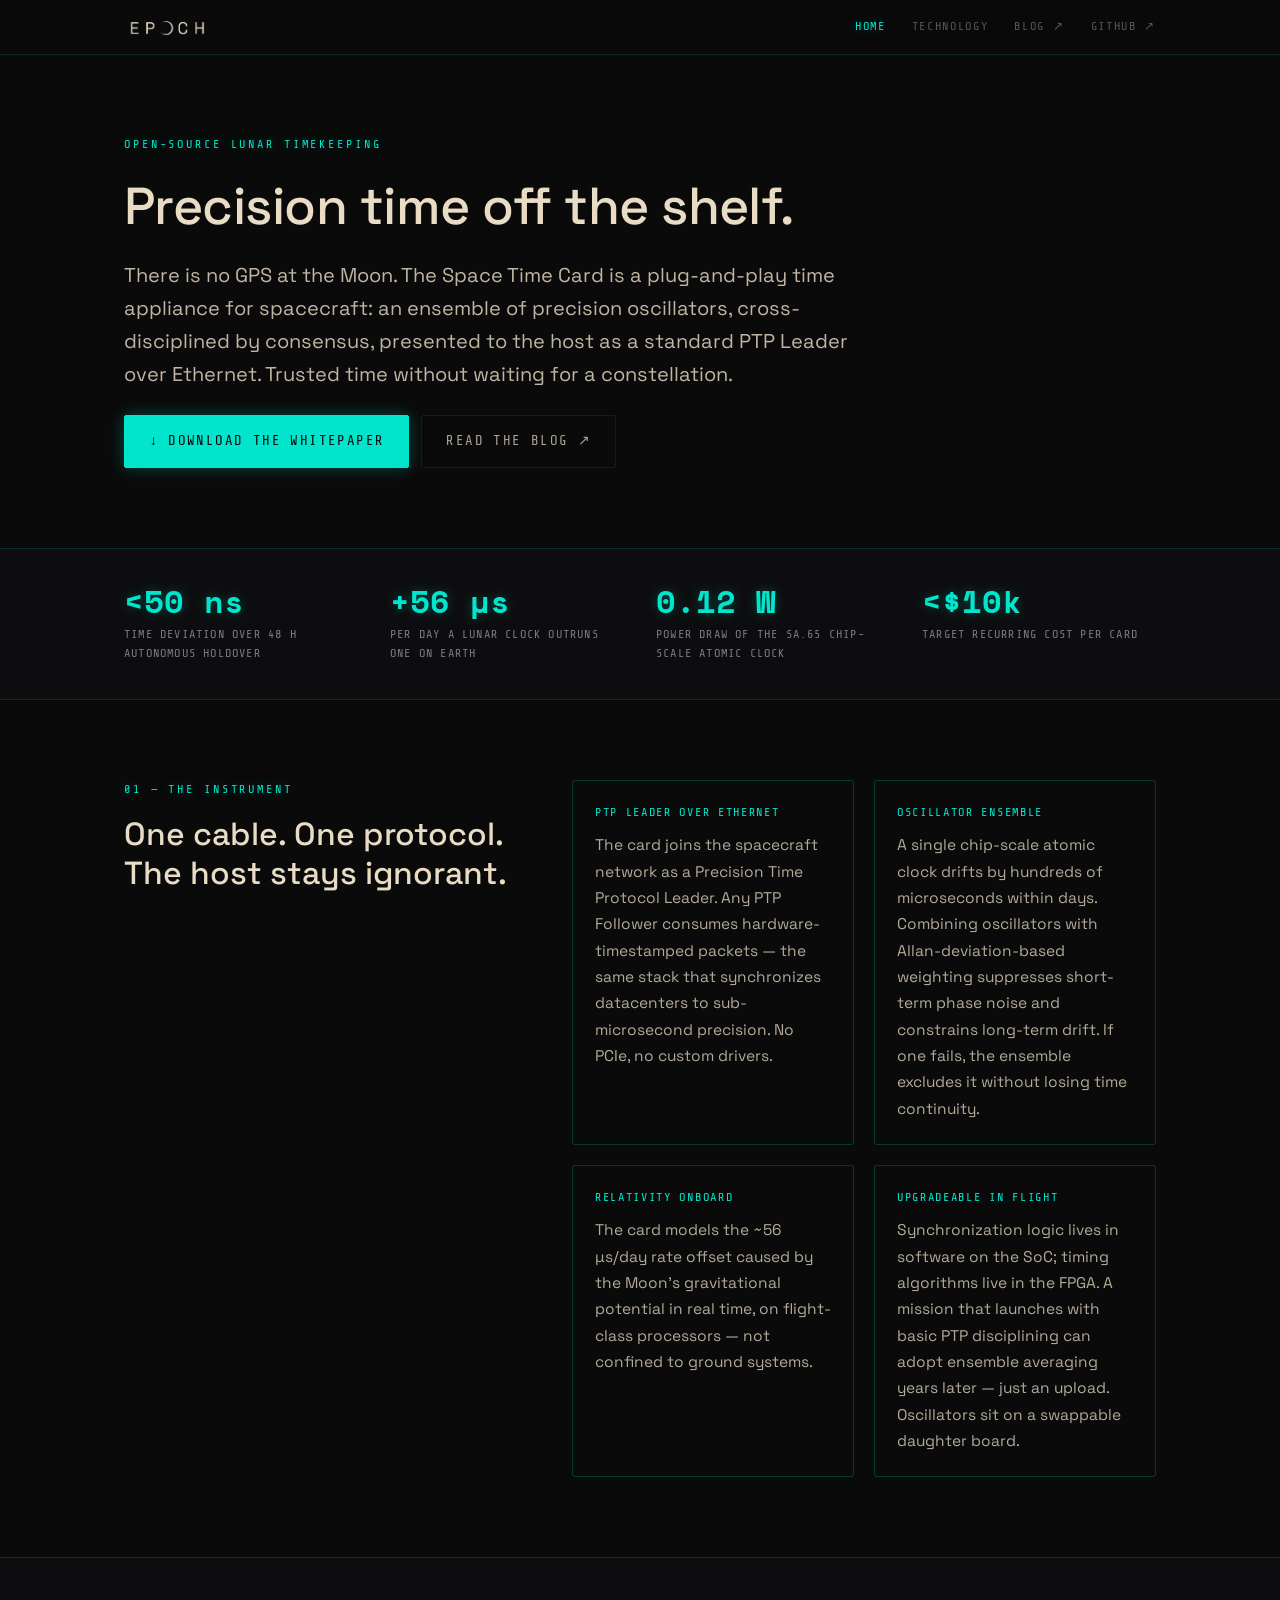
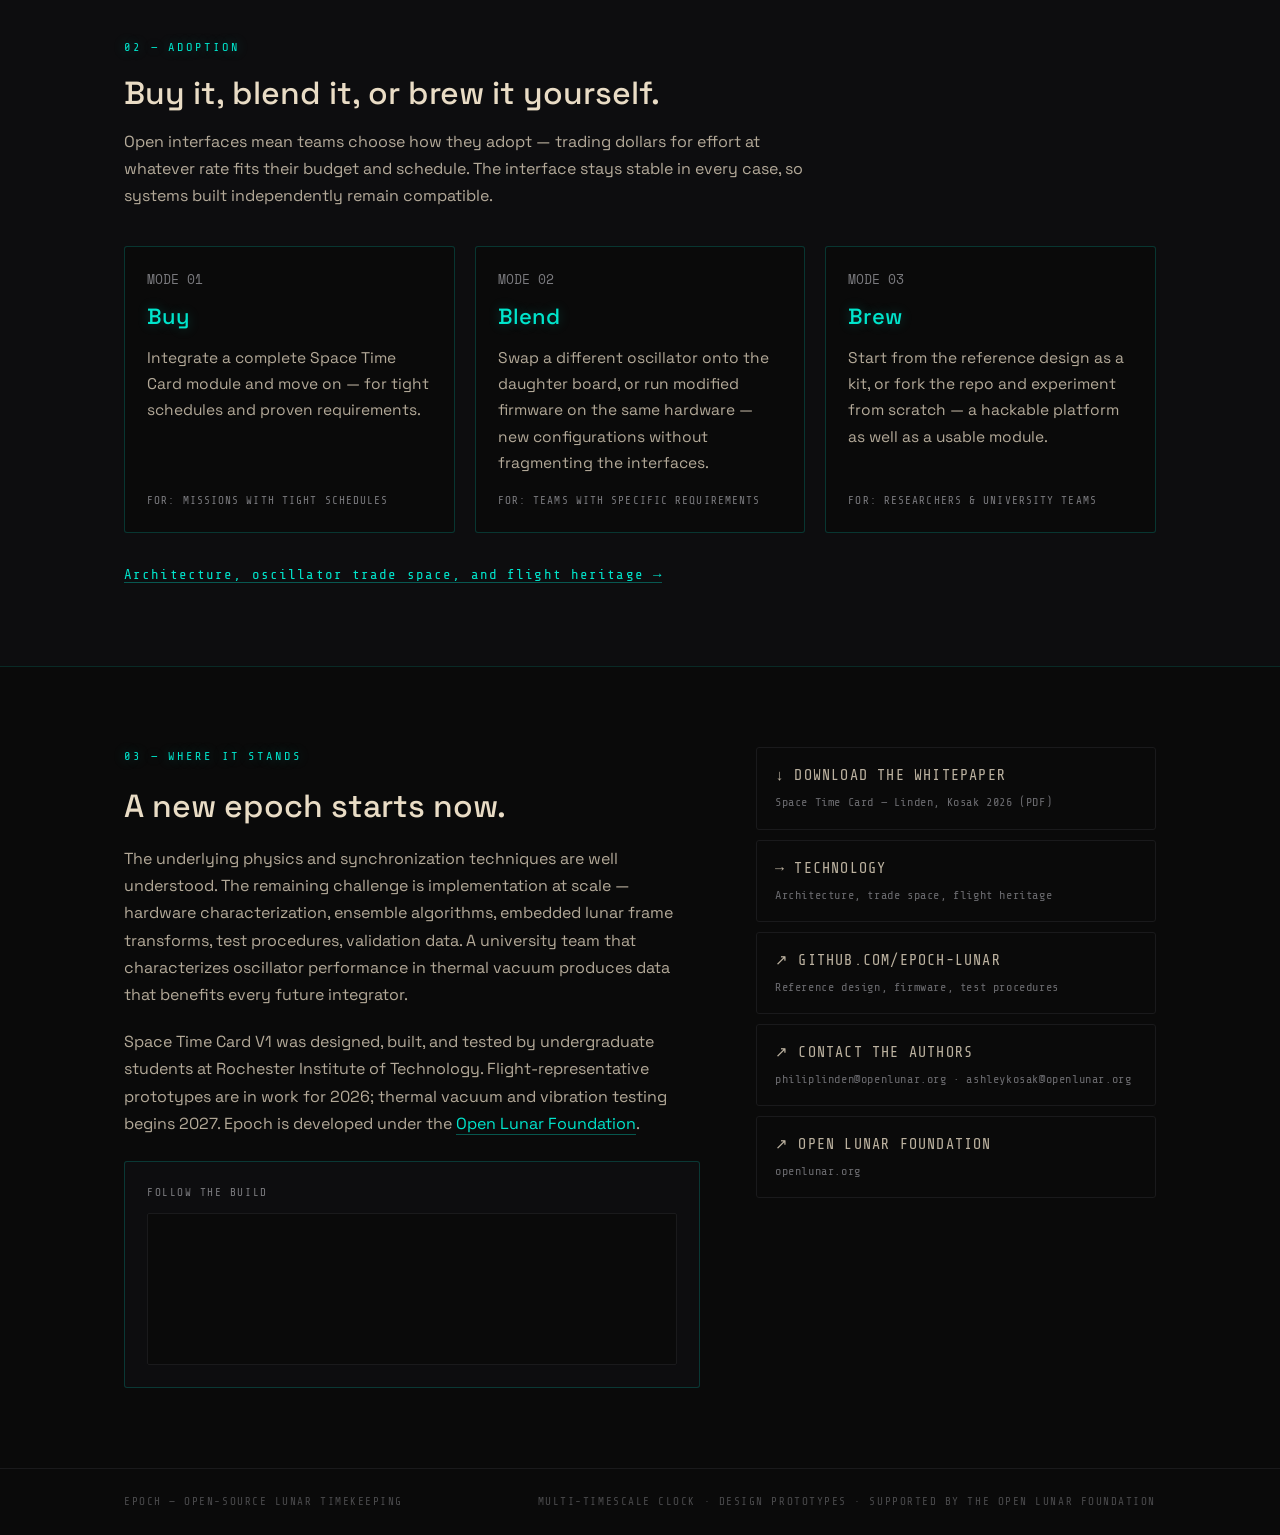
<file: frontend/index.html>
<!doctype html>
<html lang="en">
    <head>
        <meta charset="UTF-8" />
        <meta name="viewport" content="width=device-width, initial-scale=1.0" />
        <title>EPOCH — Open-Source Lunar Timekeeping</title>
        <meta
            name="description"
            content="Precision timing infrastructure for lunar and cislunar missions. The Space Time Card is a plug-and-play time appliance for spacecraft — open hardware, open firmware."
        />
        <meta property="og:title" content="EPOCH — Open-Source Lunar Timekeeping" />
        <meta
            property="og:description"
            content="Precision timing infrastructure for lunar and cislunar missions. Open hardware, open firmware."
        />
        <meta property="og:type" content="website" />
        <meta property="og:url" content="https://epochlunar.com/" />
        <meta property="og:image" content="https://epochlunar.com/social-card.png" />
        <meta name="twitter:card" content="summary_large_image" />
        <link rel="canonical" href="https://epochlunar.com/" />
        <link rel="icon" type="image/svg+xml" href="logo-o.svg" />
        <link rel="icon" type="image/png" href="mark.png" />

        <link rel="preconnect" href="https://fonts.googleapis.com" />
        <link rel="preconnect" href="https://fonts.gstatic.com" crossorigin />
        <link
            href="https://fonts.googleapis.com/css2?family=Share+Tech+Mono&family=Space+Grotesk:wght@300;400;500;600;700&family=Space+Mono:wght@400;700&display=swap"
            rel="stylesheet"
        />
        <link rel="stylesheet" href="ds.css" />
    </head>
    <body class="epoch">
        <!-- ============ HEADER ============ -->
        <header class="site-header">
            <div class="wrap">
                <a class="site-logo" href="#top">
                    <img src="epoch_logo.png" alt="EPOCH" width="377" height="113" />
                </a>
                <nav class="site-nav">
                    <a href="index.html" class="is-current">Home</a>
                    <a href="technology.html">Technology</a>
                    <a href="https://epochlunar.substack.com" target="_blank" rel="noopener">Blog ↗</a>
                    <a href="https://github.com/epoch-lunar" target="_blank" rel="noopener">GitHub ↗</a>
                </nav>
            </div>
        </header>

        <main id="top">
            <!-- ============ HERO ============ -->
            <section class="section">
                <div class="wrap">
                    <div class="hero-copy">
                        <div class="eyebrow">Open-source lunar timekeeping</div>
                        <h1 class="h1">Precision time off the shelf.</h1>
                        <p class="lede">
                            There is no GPS at the Moon. The Space Time Card is a plug-and-play
                            time appliance for spacecraft: an ensemble of precision oscillators,
                            cross-disciplined by consensus, presented to the host as a standard
                            PTP Leader over Ethernet. Trusted time without waiting for a
                            constellation.
                        </p>
                        <div class="btn-row">
                            <a class="btn btn-primary" href="space-time-card-whitepaper.pdf" download>
                                ↓ Download the whitepaper
                            </a>
                            <a class="btn" href="https://epochlunar.substack.com" target="_blank" rel="noopener">
                                Read the blog ↗
                            </a>
                        </div>
                    </div>
                </div>
            </section>

            <!-- ============ SPEC STRIP ============ -->
            <section class="section-rule section-fill" style="border-bottom: 1px solid var(--vfd-hairline);">
                <div class="wrap spec-strip">
                    <div class="spec">
                        <span class="spec-val">&lt;50 ns</span>
                        <span class="spec-label">Time deviation over 48 h autonomous holdover</span>
                    </div>
                    <div class="spec">
                        <span class="spec-val">+56 µs</span>
                        <span class="spec-label">Per day a lunar clock outruns one on Earth</span>
                    </div>
                    <div class="spec">
                        <span class="spec-val">0.12 W</span>
                        <span class="spec-label">Power draw of the SA.65 chip-scale atomic clock</span>
                    </div>
                    <div class="spec">
                        <span class="spec-val">&lt;$10k</span>
                        <span class="spec-label">Target recurring cost per card</span>
                    </div>
                </div>
            </section>

            <!-- ============ HOW IT WORKS ============ -->
            <section class="section">
                <div class="wrap split">
                    <div style="display: flex; flex-direction: column; gap: 16px;">
                        <div class="eyebrow">01 — The instrument</div>
                        <h2 class="h2">One cable. One protocol. The host stays ignorant.</h2>
                    </div>
                    <div class="card-grid card-grid-2">
                        <div class="card">
                            <span class="card-tag">PTP Leader over Ethernet</span>
                            <p>
                                The card joins the spacecraft network as a Precision Time Protocol
                                Leader. Any PTP Follower consumes hardware-timestamped packets —
                                the same stack that synchronizes datacenters to sub-microsecond
                                precision. No PCIe, no custom drivers.
                            </p>
                        </div>
                        <div class="card">
                            <span class="card-tag">Oscillator ensemble</span>
                            <p>
                                A single chip-scale atomic clock drifts by hundreds of microseconds
                                within days. Combining oscillators with Allan-deviation-based
                                weighting suppresses short-term phase noise and constrains
                                long-term drift. If one fails, the ensemble excludes it without
                                losing time continuity.
                            </p>
                        </div>
                        <div class="card">
                            <span class="card-tag">Relativity onboard</span>
                            <p>
                                The card models the ~56 µs/day rate offset caused by the Moon's
                                gravitational potential in real time, on flight-class processors —
                                not confined to ground systems.
                            </p>
                        </div>
                        <div class="card">
                            <span class="card-tag">Upgradeable in flight</span>
                            <p>
                                Synchronization logic lives in software on the SoC; timing
                                algorithms live in the FPGA. A mission that launches with basic PTP
                                disciplining can adopt ensemble averaging years later — just an
                                upload. Oscillators sit on a swappable daughter board.
                            </p>
                        </div>
                    </div>
                </div>
            </section>

            <!-- ============ ADOPT ============ -->
            <section class="section section-rule section-fill">
                <div class="wrap">
                    <div style="display: flex; flex-direction: column; gap: 16px; max-width: 860px;">
                        <div class="eyebrow">02 — Adoption</div>
                        <h2 class="h2">Buy it, blend it, or brew it yourself.</h2>
                        <p class="body">
                            Open interfaces mean teams choose how they adopt — trading dollars for
                            effort at whatever rate fits their budget and schedule. The interface
                            stays stable in every case, so systems built independently remain
                            compatible.
                        </p>
                    </div>
                    <div class="card-grid card-grid-3" style="margin-top: 36px;">
                        <div class="card">
                            <span class="card-num">MODE 01</span>
                            <h3 class="card-title-accent">Buy</h3>
                            <p>Integrate a complete Space Time Card module and move on — for tight schedules and proven requirements.</p>
                            <span class="card-foot">For: missions with tight schedules</span>
                        </div>
                        <div class="card">
                            <span class="card-num">MODE 02</span>
                            <h3 class="card-title-accent">Blend</h3>
                            <p>Swap a different oscillator onto the daughter board, or run modified firmware on the same hardware — new configurations without fragmenting the interfaces.</p>
                            <span class="card-foot">For: teams with specific requirements</span>
                        </div>
                        <div class="card">
                            <span class="card-num">MODE 03</span>
                            <h3 class="card-title-accent">Brew</h3>
                            <p>Start from the reference design as a kit, or fork the repo and experiment from scratch — a hackable platform as well as a usable module.</p>
                            <span class="card-foot">For: researchers &amp; university teams</span>
                        </div>
                    </div>
                    <div style="margin-top: 28px;">
                        <a class="inline" href="technology.html" style="font-family: var(--font-ui); font-size: 14px; letter-spacing: 0.08em;">
                            Architecture, oscillator trade space, and flight heritage →
                        </a>
                    </div>
                </div>
            </section>

            <!-- ============ CONTRIBUTE / SUBSCRIBE ============ -->
            <section class="section section-rule">
                <div class="wrap" style="display: grid; grid-template-columns: 1fr 400px; gap: 56px; align-items: start;" id="contribute-grid">
                    <div style="display: flex; flex-direction: column; gap: 20px;">
                        <div class="eyebrow">03 — Where it stands</div>
                        <h2 class="h2">A new epoch starts now.</h2>
                        <p class="body">
                            The underlying physics and synchronization techniques are well
                            understood. The remaining challenge is implementation at scale —
                            hardware characterization, ensemble algorithms, embedded lunar frame
                            transforms, test procedures, validation data. A university team that
                            characterizes oscillator performance in thermal vacuum produces data
                            that benefits every future integrator.
                        </p>
                        <p class="body">
                            Space Time Card V1 was designed, built, and tested by undergraduate
                            students at Rochester Institute of Technology. Flight-representative
                            prototypes are in work for 2026; thermal vacuum and vibration testing
                            begins 2027. Epoch is developed under the
                            <a class="inline" href="https://openlunar.org" target="_blank" rel="noopener">Open Lunar Foundation</a>.
                        </p>

                        <div class="subscribe" style="margin-top: 4px;">
                            <span class="instrument-label">Follow the build</span>
                            <div class="subscribe-embed">
                                <iframe
                                    src="https://epochlunar.substack.com/embed"
                                    height="150"
                                    scrolling="no"
                                    title="Subscribe to the EPOCH newsletter"
                                    loading="lazy"
                                ></iframe>
                            </div>
                        </div>
                    </div>

                    <div class="linkcards">
                        <a class="linkcard" href="space-time-card-whitepaper.pdf" download style="--accent-color: var(--vfd);">
                            <span class="linkcard-action">↓ Download the whitepaper</span>
                            <span class="linkcard-sub">Space Time Card — Linden, Kosak 2026 (PDF)</span>
                        </a>
                        <a class="linkcard" href="technology.html" style="--accent-color: var(--vfd);">
                            <span class="linkcard-action">→ Technology</span>
                            <span class="linkcard-sub">Architecture, trade space, flight heritage</span>
                        </a>
                        <a class="linkcard" href="https://github.com/epoch-lunar" target="_blank" rel="noopener" style="--accent-color: var(--tai-green);">
                            <span class="linkcard-action">↗ github.com/epoch-lunar</span>
                            <span class="linkcard-sub">Reference design, firmware, test procedures</span>
                        </a>
                        <a class="linkcard" href="mailto:philiplinden@openlunar.org" style="--accent-color: var(--tcb-magenta);">
                            <span class="linkcard-action">↗ Contact the authors</span>
                            <span class="linkcard-sub">philiplinden@openlunar.org · ashleykosak@openlunar.org</span>
                        </a>
                        <a class="linkcard" href="https://openlunar.org" target="_blank" rel="noopener" style="--accent-color: var(--amber);">
                            <span class="linkcard-action">↗ Open Lunar Foundation</span>
                            <span class="linkcard-sub">openlunar.org</span>
                        </a>
                    </div>
                </div>
            </section>
        </main>

        <!-- ============ FOOTER ============ -->
        <footer class="site-footer">
            <div class="wrap">
                <span>EPOCH — Open-source lunar timekeeping</span>
                <span>
                    <a href="prototypes/multi-timescale-clock.html">Multi-timescale clock</a> ·
                    <a href="prototypes/">Design prototypes</a> ·
                    Supported by the
                    <a href="https://openlunar.org" target="_blank" rel="noopener">Open Lunar Foundation</a>
                </span>
            </div>
        </footer>

        <style>
            .hero-copy {
                display: flex;
                flex-direction: column;
                gap: 24px;
                /* No max-width here. `ch` resolves against this div's 16px
                   font-size, so 62ch was ~500px — it strangled the 52px h1
                   into three lines. The .lede sets its own 56ch measure. */
            }
            @media (max-width: 900px) {
                #contribute-grid {
                    grid-template-columns: 1fr !important;
                    gap: 36px !important;
                }
            }
        </style>
    </body>
</html>
</file>
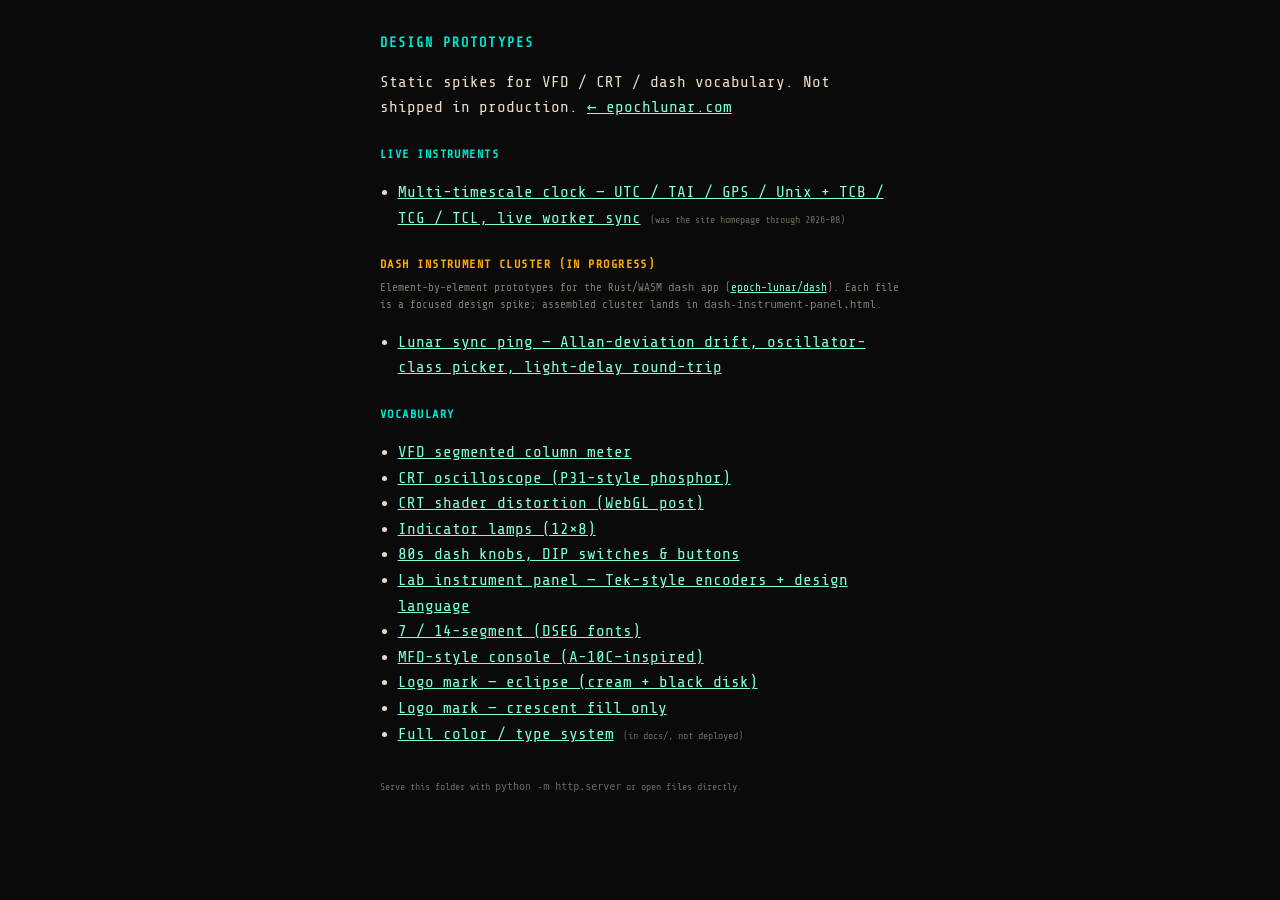
<file: frontend/prototypes/index.html>
<!DOCTYPE html>
<html lang="en">
<head>
  <meta charset="UTF-8" />
  <meta name="viewport" content="width=device-width, initial-scale=1.0" />
  <title>EPOCH — design prototypes</title>
  <link href="https://fonts.googleapis.com/css2?family=Share+Tech+Mono&display=swap" rel="stylesheet" />
  <style>
    body {
      font-family: "Share Tech Mono", monospace;
      background: #0a0a0a;
      color: #e9dcc5;
      max-width: 520px;
      margin: 2rem auto;
      padding: 0 1rem;
      line-height: 1.6;
    }
    h1 { font-size: 0.85rem; letter-spacing: 0.15em; text-transform: uppercase; color: #00e5cc; }
    ul { padding-left: 1.1rem; }
    a { color: #7dffda; }
    a:hover { color: #b8fff0; }
    p.note { font-size: 10px; color: rgba(233, 220, 196, 0.45); margin-top: 2rem; }
  </style>
</head>
<body>
  <h1>Design prototypes</h1>
  <p>Static spikes for VFD / CRT / dash vocabulary. Not shipped in production.
  <a href="../index.html">← epochlunar.com</a></p>

  <h2 style="font-size:0.75rem;letter-spacing:0.12em;text-transform:uppercase;color:#00e5cc;margin:1.5rem 0 0.25rem;">Live instruments</h2>
  <ul>
    <li><a href="./multi-timescale-clock.html">Multi-timescale clock — UTC / TAI / GPS / Unix + TCB / TCG / TCL, live worker sync</a>
      <span style="font-size:10px;color:rgba(233,220,196,0.45);">(was the site homepage through 2026-08)</span></li>
  </ul>

  <h2 style="font-size:0.75rem;letter-spacing:0.12em;text-transform:uppercase;color:#ffaa00;margin:1.5rem 0 0.25rem;">DASH instrument cluster (in progress)</h2>
  <p style="font-size:11px;color:rgba(233,220,196,0.55);margin:0 0 0.5rem;">
    Element-by-element prototypes for the Rust/WASM <code>dash</code> app
    (<a href="https://github.com/epoch-lunar" style="color:#7dffda;">epoch-lunar/dash</a>).
    Each file is a focused design spike; assembled cluster lands in <code>dash-instrument-panel.html</code>.
  </p>
  <ul>
    <li><a href="./dash-lunar-sync.html">Lunar sync ping — Allan-deviation drift, oscillator-class picker, light-delay round-trip</a></li>
  </ul>

  <h2 style="font-size:0.75rem;letter-spacing:0.12em;text-transform:uppercase;color:#00e5cc;margin:1.5rem 0 0.25rem;">Vocabulary</h2>
  <ul>
    <li><a href="./vfd-column-meter.html">VFD segmented column meter</a></li>
    <li><a href="./crt-oscilloscope.html">CRT oscilloscope (P31-style phosphor)</a></li>
    <li><a href="./crt-shader-distort.html">CRT shader distortion (WebGL post)</a></li>
    <li><a href="./indicator-lights.html">Indicator lamps (12×8)</a></li>
    <li><a href="./dashboard-knobs-buttons.html">80s dash knobs, DIP switches & buttons</a></li>
    <li><a href="./tektronix-encoder-knobs.html">Lab instrument panel — Tek-style encoders + design language</a></li>
    <li><a href="./segments-odometer.html">7 / 14-segment (DSEG fonts)</a></li>
    <li><a href="./mfd-a10c-demo.html">MFD-style console (A-10C–inspired)</a></li>
    <li><a href="./logo-mark1.svg">Logo mark — eclipse (cream + black disk)</a></li>
    <li><a href="./logo-mark1-crescent.svg">Logo mark — crescent fill only</a></li>
    <li><a href="https://github.com/epoch-lunar/epochlunar.com/blob/main/docs/color-palette.html">Full color / type system</a> <span style="font-size:10px;color:rgba(233,220,196,0.45);">(in docs/, not deployed)</span></li>
  </ul>
  <p class="note">Serve this folder with <code>python -m http.server</code> or open files directly.</p>
</body>
</html>
</file>
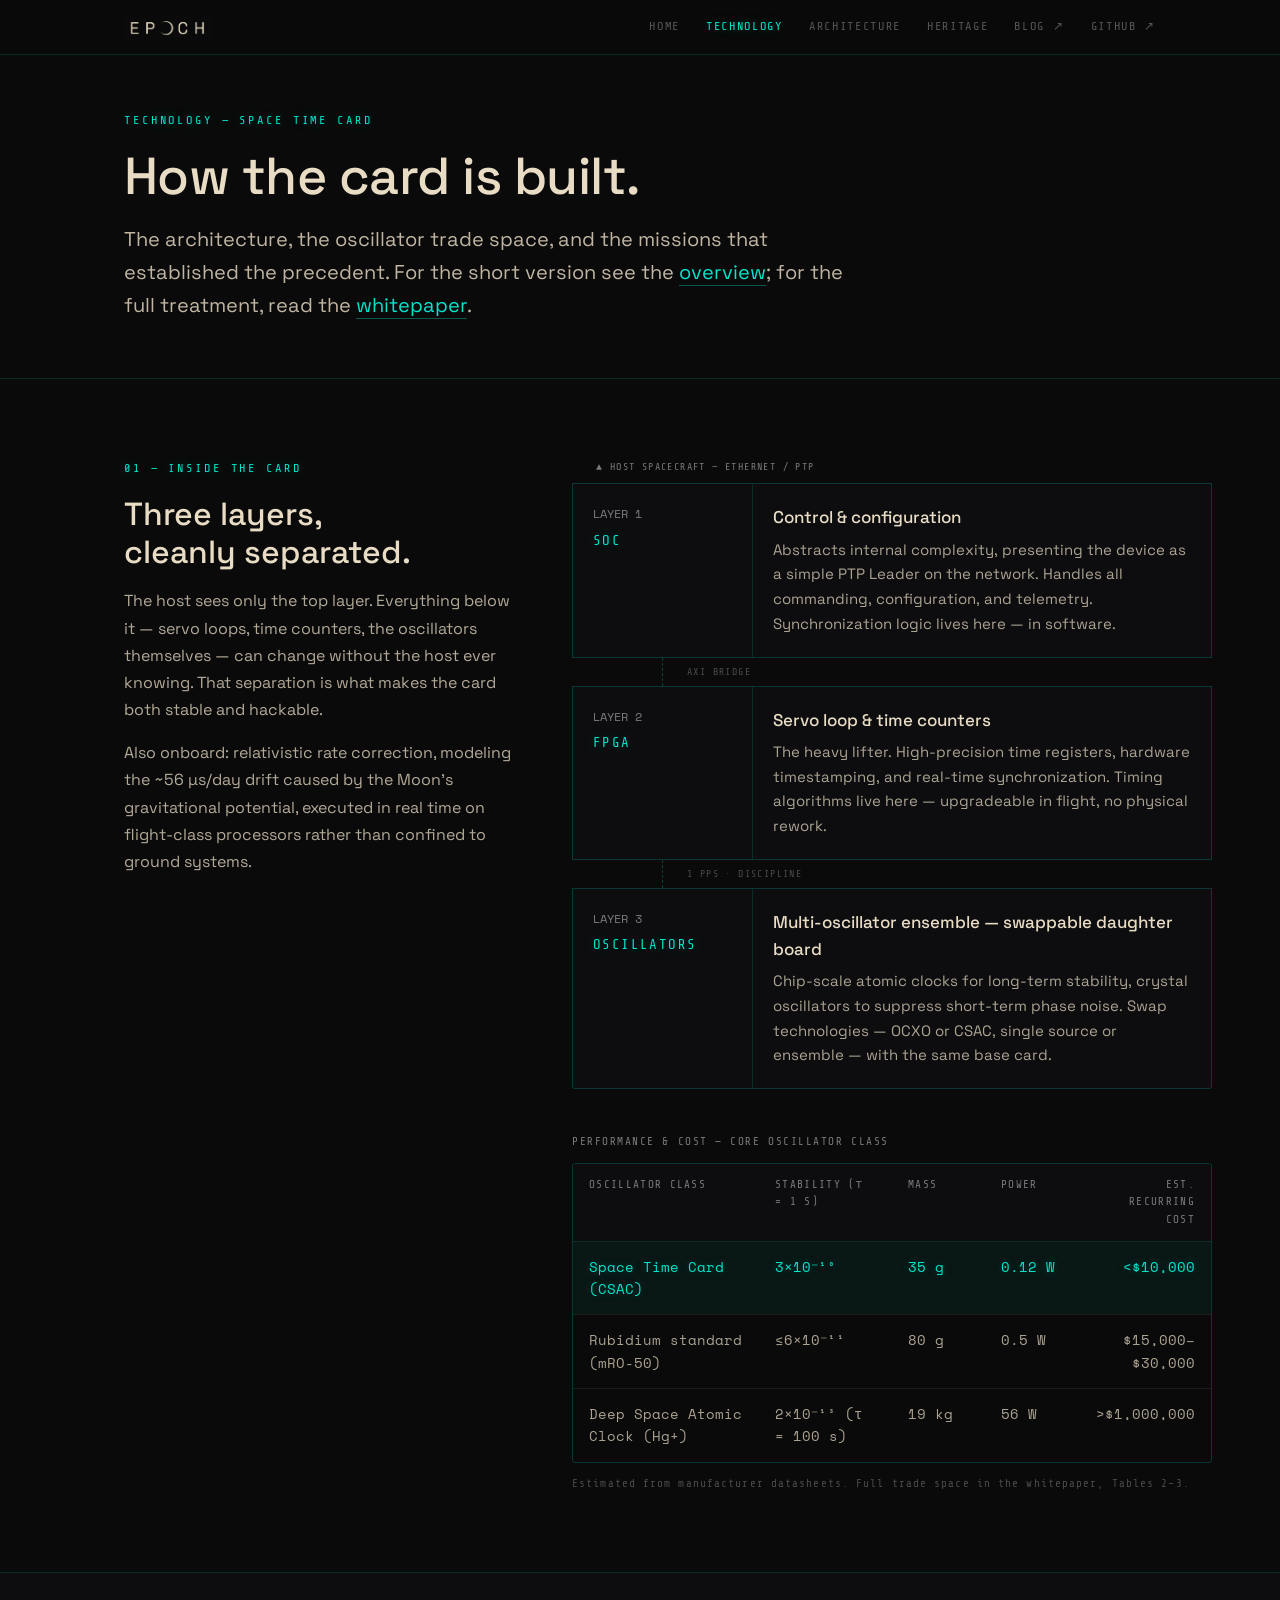
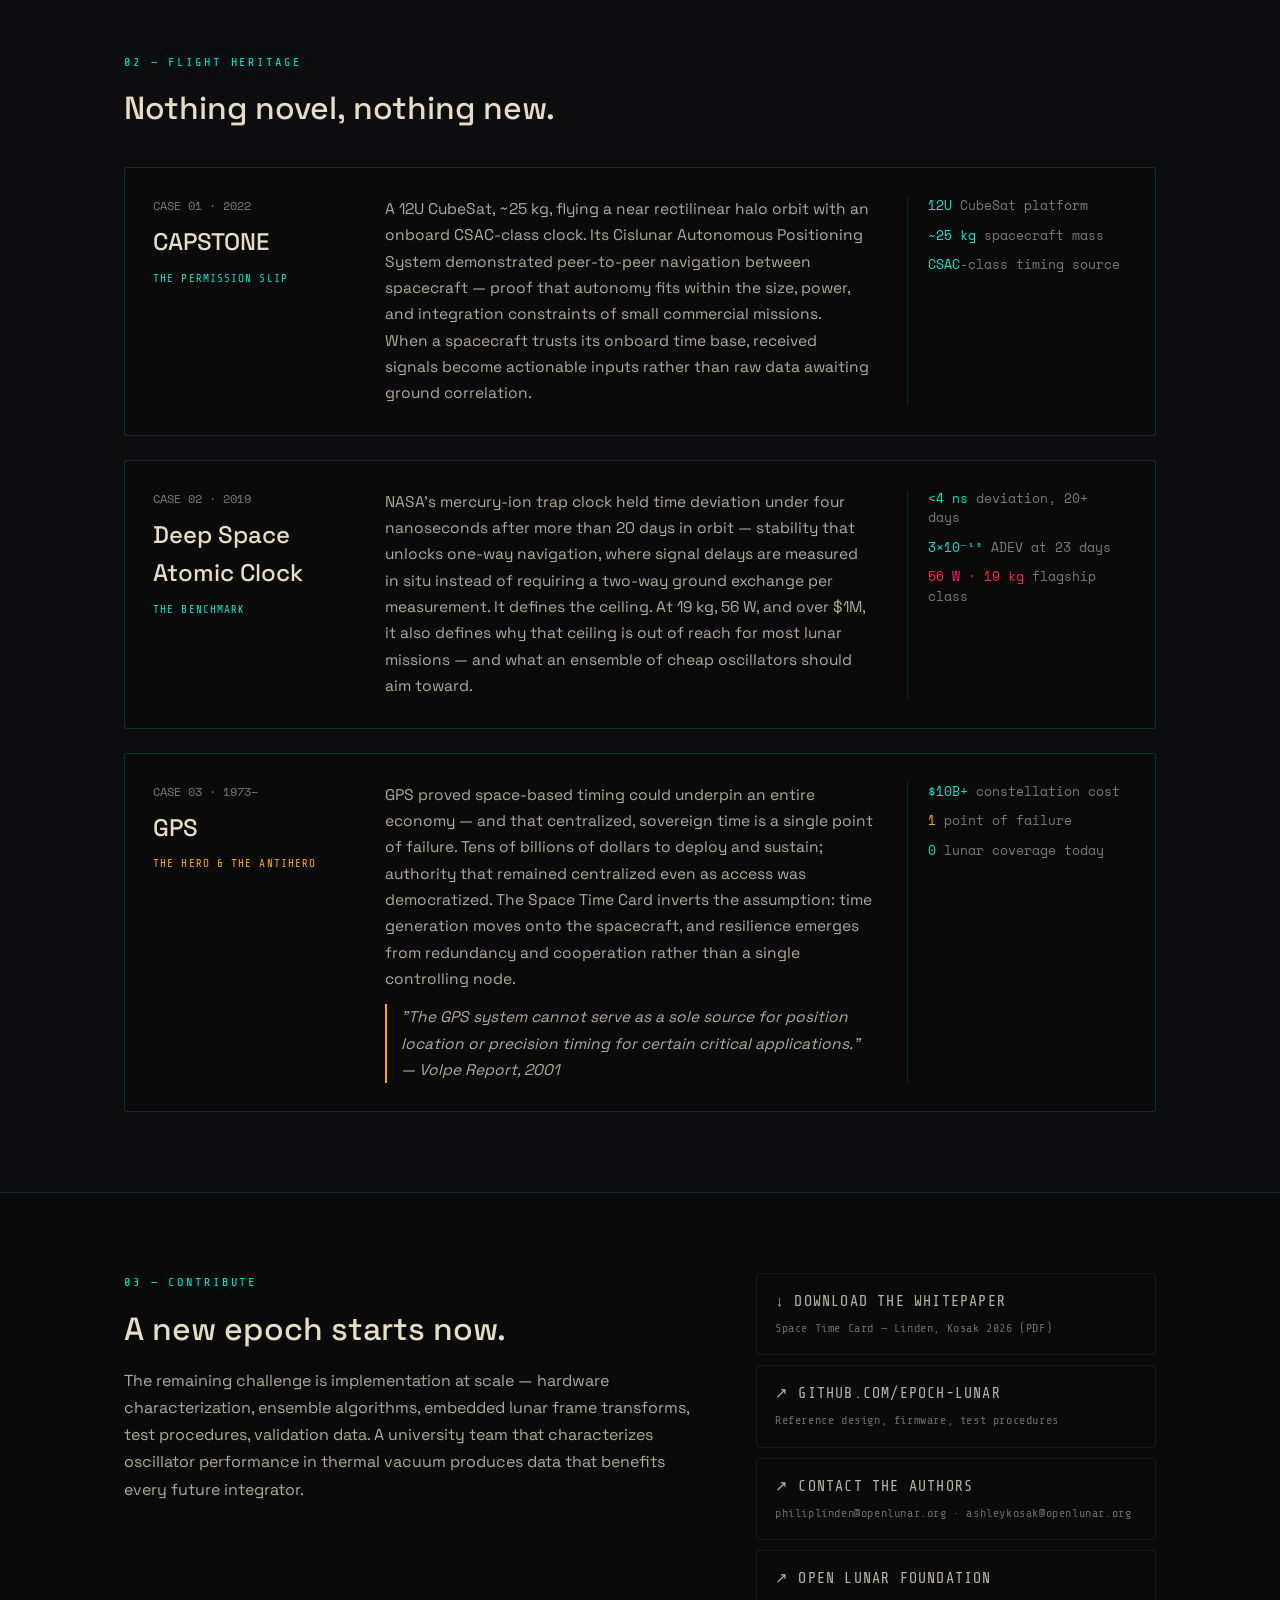
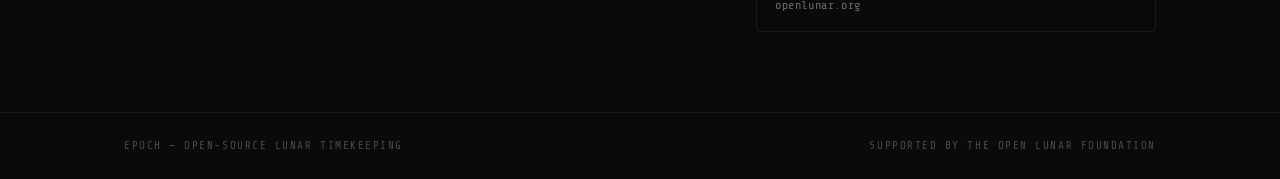
<file: frontend/technology.html>
<!doctype html>
<html lang="en">
    <head>
        <meta charset="UTF-8" />
        <meta name="viewport" content="width=device-width, initial-scale=1.0" />
        <title>Technology — EPOCH Space Time Card</title>
        <meta
            name="description"
            content="Space Time Card architecture, oscillator trade space, adoption modes, and flight heritage."
        />
        <meta property="og:title" content="Technology — EPOCH Space Time Card" />
        <meta
            property="og:description"
            content="Space Time Card architecture, oscillator trade space, and flight heritage."
        />
        <meta property="og:type" content="article" />
        <meta property="og:url" content="https://epochlunar.com/technology.html" />
        <meta property="og:image" content="https://epochlunar.com/social-card.png" />
        <meta name="twitter:card" content="summary_large_image" />
        <link rel="canonical" href="https://epochlunar.com/technology.html" />
        <link rel="icon" type="image/svg+xml" href="logo-o.svg" />
        <link rel="icon" type="image/png" href="mark.png" />

        <link rel="preconnect" href="https://fonts.googleapis.com" />
        <link rel="preconnect" href="https://fonts.gstatic.com" crossorigin />
        <link
            href="https://fonts.googleapis.com/css2?family=Share+Tech+Mono&family=Space+Grotesk:wght@300;400;500;600;700&family=Space+Mono:wght@400;700&display=swap"
            rel="stylesheet"
        />
        <link rel="stylesheet" href="ds.css" />
    </head>
    <body class="epoch">
        <!-- ============ HEADER ============ -->
        <header class="site-header">
            <div class="wrap">
                <a class="site-logo" href="index.html">
                    <img src="epoch_logo.png" alt="EPOCH" width="377" height="113" />
                </a>
                <nav class="site-nav">
                    <a href="index.html">Home</a>
                    <a href="technology.html" class="is-current">Technology</a>
                    <a href="#architecture">Architecture</a>
                    <a href="#heritage">Heritage</a>
                    <a href="https://epochlunar.substack.com" target="_blank" rel="noopener">Blog ↗</a>
                    <a href="https://github.com/epoch-lunar" target="_blank" rel="noopener">GitHub ↗</a>
                </nav>
            </div>
        </header>

        <main id="top">
            <!-- ============ INTRO ============ -->
            <section class="section-sm">
                <div class="wrap" style="display: flex; flex-direction: column; gap: 18px;">
                    <div class="eyebrow">Technology — Space Time Card</div>
                    <h1 class="h1">How the card is built.</h1>
                    <p class="lede">
                        The architecture, the oscillator trade space, and the missions that
                        established the precedent. For the short version see the
                        <a class="inline" href="index.html">overview</a>; for the full
                        treatment, read the
                        <a class="inline" href="space-time-card-whitepaper.pdf">whitepaper</a>.
                    </p>
                </div>
            </section>

            <!-- ============ INSIDE THE CARD ============ -->
            <section class="section section-rule" id="architecture">
                <div class="wrap split">
                    <div style="display: flex; flex-direction: column; gap: 16px;">
                        <div class="eyebrow">01 — Inside the card</div>
                        <h2 class="h2">Three layers, cleanly separated.</h2>
                        <p class="body">
                            The host sees only the top layer. Everything below it — servo loops,
                            time counters, the oscillators themselves — can change without the host
                            ever knowing. That separation is what makes the card both stable and
                            hackable.
                        </p>
                        <p class="body">
                            Also onboard: relativistic rate correction, modeling the ~56 µs/day
                            drift caused by the Moon's gravitational potential, executed in real
                            time on flight-class processors rather than confined to ground systems.
                        </p>
                    </div>

                    <div style="display: flex; flex-direction: column; gap: 44px;">
                        <!-- Layer stack -->
                        <div style="display: flex; flex-direction: column;">
                            <div class="stack-cap">▲ Host spacecraft — Ethernet / PTP</div>
                            <div class="layer">
                                <div class="layer-id">
                                    <span class="layer-id-num">LAYER 1</span>
                                    <span class="layer-id-name">SoC</span>
                                </div>
                                <div class="layer-body">
                                    <strong>Control &amp; configuration</strong>
                                    <span>
                                        Abstracts internal complexity, presenting the device as a
                                        simple PTP Leader on the network. Handles all commanding,
                                        configuration, and telemetry. Synchronization logic lives
                                        here — in software.
                                    </span>
                                </div>
                            </div>
                            <div class="layer-link">AXI bridge</div>
                            <div class="layer">
                                <div class="layer-id">
                                    <span class="layer-id-num">LAYER 2</span>
                                    <span class="layer-id-name">FPGA</span>
                                </div>
                                <div class="layer-body">
                                    <strong>Servo loop &amp; time counters</strong>
                                    <span>
                                        The heavy lifter. High-precision time registers, hardware
                                        timestamping, and real-time synchronization. Timing
                                        algorithms live here — upgradeable in flight, no physical
                                        rework.
                                    </span>
                                </div>
                            </div>
                            <div class="layer-link">1 PPS · discipline</div>
                            <div class="layer">
                                <div class="layer-id">
                                    <span class="layer-id-num">LAYER 3</span>
                                    <span class="layer-id-name">Oscillators</span>
                                </div>
                                <div class="layer-body">
                                    <strong>Multi-oscillator ensemble — swappable daughter board</strong>
                                    <span>
                                        Chip-scale atomic clocks for long-term stability, crystal
                                        oscillators to suppress short-term phase noise. Swap
                                        technologies — OCXO or CSAC, single source or ensemble —
                                        with the same base card.
                                    </span>
                                </div>
                            </div>
                        </div>

                        <!-- Trade space -->
                        <div style="display: flex; flex-direction: column; gap: 12px;">
                            <span class="instrument-label">Performance &amp; cost — core oscillator class</span>
                            <div class="table-wrap">
                                <div class="dtable">
                                    <div class="drow head">
                                        <span>Oscillator class</span>
                                        <span>Stability (τ = 1 s)</span>
                                        <span>Mass</span>
                                        <span>Power</span>
                                        <span>Est. recurring cost</span>
                                    </div>
                                    <div class="drow hi">
                                        <span>Space Time Card (CSAC)</span>
                                        <span>3×10⁻¹⁰</span>
                                        <span>35 g</span>
                                        <span>0.12 W</span>
                                        <span>&lt;$10,000</span>
                                    </div>
                                    <div class="drow">
                                        <span>Rubidium standard (mRO-50)</span>
                                        <span>≤6×10⁻¹¹</span>
                                        <span>80 g</span>
                                        <span>0.5 W</span>
                                        <span>$15,000–$30,000</span>
                                    </div>
                                    <div class="drow">
                                        <span>Deep Space Atomic Clock (Hg+)</span>
                                        <span>2×10⁻¹³ (τ = 100 s)</span>
                                        <span>19 kg</span>
                                        <span>56 W</span>
                                        <span>&gt;$1,000,000</span>
                                    </div>
                                </div>
                            </div>
                            <span class="caption">
                                Estimated from manufacturer datasheets. Full trade space in the
                                whitepaper, Tables 2–3.
                            </span>
                        </div>
                    </div>
                </div>
            </section>

            <!-- ============ FLIGHT HERITAGE ============ -->
            <section class="section section-rule section-fill" id="heritage">
                <div class="wrap" style="display: flex; flex-direction: column; gap: 40px;">
                    <div style="display: flex; flex-direction: column; gap: 16px; max-width: 860px;">
                        <div class="eyebrow">02 — Flight heritage</div>
                        <h2 class="h2">Nothing novel, nothing new.</h2>
                    </div>

                    <div style="display: flex; flex-direction: column; gap: 24px;">
                        <!-- CAPSTONE -->
                        <div class="case">
                            <div class="case-id">
                                <span class="case-meta">CASE 01 · 2022</span>
                                <span class="case-name">CAPSTONE</span>
                                <span class="case-sub">The permission slip</span>
                            </div>
                            <div class="case-body">
                                <p>
                                    A 12U CubeSat, ~25 kg, flying a near rectilinear halo orbit with
                                    an onboard CSAC-class clock. Its Cislunar Autonomous Positioning
                                    System demonstrated peer-to-peer navigation between spacecraft —
                                    proof that autonomy fits within the size, power, and integration
                                    constraints of small commercial missions. When a spacecraft
                                    trusts its onboard time base, received signals become actionable
                                    inputs rather than raw data awaiting ground correlation.
                                </p>
                            </div>
                            <div class="case-stats">
                                <span><b>12U</b> CubeSat platform</span>
                                <span><b>~25 kg</b> spacecraft mass</span>
                                <span><b>CSAC</b>-class timing source</span>
                            </div>
                        </div>

                        <!-- DSAC -->
                        <div class="case">
                            <div class="case-id">
                                <span class="case-meta">CASE 02 · 2019</span>
                                <span class="case-name">Deep Space Atomic Clock</span>
                                <span class="case-sub">The benchmark</span>
                            </div>
                            <div class="case-body">
                                <p>
                                    NASA's mercury-ion trap clock held time deviation under four
                                    nanoseconds after more than 20 days in orbit — stability that
                                    unlocks one-way navigation, where signal delays are measured in
                                    situ instead of requiring a two-way ground exchange per
                                    measurement. It defines the ceiling. At 19 kg, 56 W, and over
                                    $1M, it also defines why that ceiling is out of reach for most
                                    lunar missions — and what an ensemble of cheap oscillators
                                    should aim toward.
                                </p>
                            </div>
                            <div class="case-stats">
                                <span><b>&lt;4 ns</b> deviation, 20+ days</span>
                                <span><b>3×10⁻¹⁵</b> ADEV at 23 days</span>
                                <span><b class="warn">56 W · 19 kg</b> flagship class</span>
                            </div>
                        </div>

                        <!-- GPS -->
                        <div class="case">
                            <div class="case-id">
                                <span class="case-meta">CASE 03 · 1973–</span>
                                <span class="case-name">GPS</span>
                                <span class="case-sub amber">The hero &amp; the antihero</span>
                            </div>
                            <div class="case-body">
                                <p>
                                    GPS proved space-based timing could underpin an entire economy —
                                    and that centralized, sovereign time is a single point of
                                    failure. Tens of billions of dollars to deploy and sustain;
                                    authority that remained centralized even as access was
                                    democratized. The Space Time Card inverts the assumption: time
                                    generation moves onto the spacecraft, and resilience emerges
                                    from redundancy and cooperation rather than a single
                                    controlling node.
                                </p>
                                <p class="case-quote">
                                    "The GPS system cannot serve as a sole source for position
                                    location or precision timing for certain critical applications."
                                    — Volpe Report, 2001
                                </p>
                            </div>
                            <div class="case-stats">
                                <span><b>$10B+</b> constellation cost</span>
                                <span><b class="amber">1</b> point of failure</span>
                                <span><b>0</b> lunar coverage today</span>
                            </div>
                        </div>
                    </div>
                </div>
            </section>

            <!-- ============ CTA ============ -->
            <section class="section section-rule">
                <div class="wrap" style="display: grid; grid-template-columns: 1fr 400px; gap: 56px; align-items: start;" id="cta-grid">
                    <div style="display: flex; flex-direction: column; gap: 18px;">
                        <div class="eyebrow">03 — Contribute</div>
                        <h2 class="h2">A new epoch starts now.</h2>
                        <p class="body">
                            The remaining challenge is implementation at scale — hardware
                            characterization, ensemble algorithms, embedded lunar frame transforms,
                            test procedures, validation data. A university team that characterizes
                            oscillator performance in thermal vacuum produces data that benefits
                            every future integrator.
                        </p>
                    </div>
                    <div class="linkcards">
                        <a class="linkcard" href="space-time-card-whitepaper.pdf" download style="--accent-color: var(--vfd);">
                            <span class="linkcard-action">↓ Download the whitepaper</span>
                            <span class="linkcard-sub">Space Time Card — Linden, Kosak 2026 (PDF)</span>
                        </a>
                        <a class="linkcard" href="https://github.com/epoch-lunar" target="_blank" rel="noopener" style="--accent-color: var(--tai-green);">
                            <span class="linkcard-action">↗ github.com/epoch-lunar</span>
                            <span class="linkcard-sub">Reference design, firmware, test procedures</span>
                        </a>
                        <a class="linkcard" href="mailto:philiplinden@openlunar.org" style="--accent-color: var(--tcb-magenta);">
                            <span class="linkcard-action">↗ Contact the authors</span>
                            <span class="linkcard-sub">philiplinden@openlunar.org · ashleykosak@openlunar.org</span>
                        </a>
                        <a class="linkcard" href="https://openlunar.org" target="_blank" rel="noopener" style="--accent-color: var(--amber);">
                            <span class="linkcard-action">↗ Open Lunar Foundation</span>
                            <span class="linkcard-sub">openlunar.org</span>
                        </a>
                    </div>
                </div>
            </section>
        </main>

        <footer class="site-footer">
            <div class="wrap">
                <span>EPOCH — Open-source lunar timekeeping</span>
                <span>Supported by the <a href="https://openlunar.org" target="_blank" rel="noopener">Open Lunar Foundation</a></span>
            </div>
        </footer>

        <style>
            @media (max-width: 900px) {
                #cta-grid {
                    grid-template-columns: 1fr !important;
                    gap: 36px !important;
                }
            }
        </style>
    </body>
</html>
</file>
<file: frontend/ds.css>
/* ============================================================
   ds.css — EPOCH design system, web build.
   Ported from the Claude Design project
   "epoch-lunar-timekeeping-design-system-b9dfb7e1".

   Source of truth: docs/brand.md. Screen mode only (VFD/CRT
   phosphor on near-black). Fonts come from CDNs rather than the
   local .ttf bundle so the pages stay deployable on Pages.

   Used by: index.html (landing), technology.html (detail).
   Not used by: prototypes/ — those keep styles.css.

   Phosphor glow alphas are dialled to 85% of the design-system
   reference values; the originals bloomed too hard on real displays.
   ============================================================ */

/* ---- Segment fonts ---- */

/* ============================================================
   TOKENS — from tokens/colors.css + tokens/typography.css
   ============================================================ */
:root {
    /* structural */
    --bg: #0a0a0a;
    --surface: #0d0d0f;
    --housing: #1a1a1c;
    --cream: #e9dcc5;
    --dim: #555558;

    /* VFD hero accent */
    --vfd: #00e5cc;
    --vfd-dim: #00251f;
    --vfd-ghost: rgba(0, 229, 204, 0.1);
    --vfd-glow-inner: rgba(0, 229, 204, 0.34);
    --vfd-glow-outer: rgba(0, 229, 204, 0.128);
    --vfd-border: rgba(0, 229, 204, 0.2);
    --vfd-hairline: rgba(0, 229, 204, 0.14);

    /* status hierarchy */
    --amber: #ffaa00;
    --warning: #ff2255;
    --tai-green: #33ff66;
    --tcb-magenta: #cc66ff;

    /* type stacks */
    --font-ui: "Share Tech Mono", monospace;
    --font-body: "Space Grotesk", sans-serif;
    --font-data: "Space Mono", monospace;

    /* geometry */
    --radius-sm: 1px;
    --radius-md: 2px;
    --radius-lg: 3px;
    --radius-xl: 6px;
    --page-max: 1080px;
}

/* ============================================================
   BASE
   ============================================================ */
*,
*::before,
*::after {
    box-sizing: border-box;
    margin: 0;
    padding: 0;
}

html {
    scroll-behavior: smooth;
    /* offset for the sticky header when jumping to an anchor */
    scroll-padding-top: 72px;
}

body.epoch {
    background: var(--bg);
    color: var(--cream);
    font-family: var(--font-body);
    font-size: 16px;
    line-height: 1.6;
    -webkit-font-smoothing: antialiased;
    animation: epoch-screen-on 0.8s ease-out;
}

@keyframes epoch-screen-on {
    0% { opacity: 0; }
    20% { opacity: 0.8; }
    35% { opacity: 0.3; }
    55% { opacity: 0.9; }
    70% { opacity: 0.5; }
    100% { opacity: 1; }
}

@media (prefers-reduced-motion: reduce) {
    * {
        animation: none !important;
        scroll-behavior: auto;
    }
}

/* ============================================================
   LAYOUT
   ============================================================ */
.wrap {
    max-width: var(--page-max);
    margin: 0 auto;
    padding-left: 24px;
    padding-right: 24px;
    width: 100%;
}

.section {
    padding: 80px 0;
}
.section-sm {
    padding: 56px 0;
}
.section-rule {
    border-top: 1px solid var(--vfd-hairline);
}
.section-fill {
    background: var(--surface);
}

@media (max-width: 640px) {
    .section {
        padding: 52px 0;
    }
    .section-sm {
        padding: 40px 0;
    }
}

/* Two-column section: heading left, content right.
   Left column is 400px, not 320 — a 32px heading in a 320px column
   wraps three or four times and reads as a stack of fragments. */
.split {
    display: grid;
    grid-template-columns: 400px 1fr;
    gap: 48px;
    align-items: start;
}
@media (max-width: 1040px) {
    .split {
        grid-template-columns: 340px 1fr;
        gap: 40px;
    }
}
@media (max-width: 900px) {
    .split {
        grid-template-columns: 1fr;
        gap: 28px;
    }
}

/* ============================================================
   HEADER / NAV
   ============================================================ */
.site-header {
    position: sticky;
    top: 0;
    z-index: 50;
    background: rgba(10, 10, 10, 0.94);
    border-bottom: 1px solid var(--vfd-hairline);
    backdrop-filter: blur(6px);
}
.site-header .wrap {
    display: flex;
    align-items: center;
    justify-content: space-between;
    gap: 24px;
    padding-top: 14px;
    padding-bottom: 14px;
}
.site-logo {
    display: flex;
    align-items: center;
    text-decoration: none;
    flex-shrink: 0;
}
.site-logo img {
    /* Source is 377×113. Without width:auto the HTML width attribute wins and
       the mark stretches to full natural width at 26px tall. */
    height: 26px;
    width: auto;
    display: block;
}
.site-nav {
    display: flex;
    align-items: center;
    flex-wrap: wrap;
    gap: 26px;
    font-family: var(--font-ui);
    font-size: 12px;
    letter-spacing: 0.14em;
    text-transform: uppercase;
}
.site-nav a {
    color: var(--dim);
    text-decoration: none;
    transition: color 0.15s ease-out, text-shadow 0.15s ease-out;
}
.site-nav a:hover {
    color: var(--vfd);
    text-shadow: 0 0 12px rgba(0, 229, 204, 0.34);
}
.site-nav a.is-current {
    color: var(--vfd);
    text-shadow: 0 0 12px rgba(0, 229, 204, 0.34);
}
@media (max-width: 760px) {
    .site-header .wrap {
        flex-direction: column;
        align-items: flex-start;
        gap: 12px;
    }
    .site-nav {
        gap: 18px;
        font-size: 11px;
    }
}

/* ============================================================
   TYPE
   ============================================================ */
.eyebrow {
    font-family: var(--font-ui);
    font-size: 12px;
    letter-spacing: 0.24em;
    text-transform: uppercase;
    color: var(--vfd);
    text-shadow: 0 0 12px rgba(0, 229, 204, 0.34);
}

/* Headings use text-wrap: balance, not pretty. `pretty` is the prose
   algorithm — it only trims a last-line orphan and gives up on short
   blocks, which is how "flew." ended up alone. `balance` evens every
   line of a short block, so a two-line heading splits near the middle. */
.h1 {
    font-family: var(--font-body);
    font-weight: 500;
    font-size: clamp(36px, 5.4vw, 52px);
    line-height: 1.1;
    letter-spacing: -0.01em;
    color: var(--cream);
    text-wrap: pretty; /* fallback — kept by engines that don't parse `balance` */
    text-wrap: balance;
}

.h2 {
    font-family: var(--font-body);
    font-weight: 500;
    font-size: clamp(26px, 3.4vw, 32px);
    line-height: 1.2;
    color: var(--cream);
    text-wrap: pretty; /* fallback — kept by engines that don't parse `balance` */
    text-wrap: balance;
}

.lede {
    font-size: clamp(17px, 2vw, 20px);
    line-height: 1.65;
    color: rgba(233, 220, 197, 0.82);
    max-width: 56ch;
    text-wrap: pretty;
}

.body {
    font-size: 16px;
    line-height: 1.7;
    color: rgba(233, 220, 197, 0.76);
    max-width: 68ch;
    text-wrap: pretty;
}

.caption {
    font-family: var(--font-ui);
    font-size: 11px;
    letter-spacing: 0.1em;
    color: #4a4a4c;
}

a.inline {
    color: var(--vfd);
    text-decoration: none;
    border-bottom: 1px solid rgba(0, 229, 204, 0.35);
}
a.inline:hover {
    text-shadow: 0 0 10px rgba(0, 229, 204, 0.383);
    border-bottom-color: var(--vfd);
}

/* ============================================================
   BUTTONS
   ============================================================ */
.btn-row {
    display: flex;
    gap: 12px;
    flex-wrap: wrap;
}
.btn {
    display: inline-flex;
    align-items: center;
    justify-content: center;
    font-family: var(--font-ui);
    font-size: 14px;
    letter-spacing: 0.1em;
    text-transform: uppercase;
    text-decoration: none;
    padding: 14px 24px;
    border-radius: var(--radius-md);
    border: 1px solid var(--housing);
    background: transparent;
    color: rgba(233, 220, 197, 0.72);
    transition: all 0.15s ease-out;
}
.btn:hover {
    color: var(--vfd);
    border-color: var(--vfd);
    box-shadow: inset 0 0 16px rgba(0, 229, 204, 0.102);
}
.btn-primary {
    color: #0a0a0a;
    background: var(--vfd);
    border-color: var(--vfd);
    box-shadow: 0 0 16px rgba(0, 229, 204, 0.297);
}
.btn-primary:hover {
    color: #0a0a0a;
    background: var(--vfd);
    box-shadow: 0 0 28px rgba(0, 229, 204, 0.468);
}
@media (max-width: 480px) {
    .btn {
        width: 100%;
    }
}

/* ============================================================
   SPEC STRIP
   ============================================================ */
.spec-strip {
    display: grid;
    grid-template-columns: repeat(4, 1fr);
    gap: 32px;
    padding-top: 36px;
    padding-bottom: 36px;
}
@media (max-width: 900px) {
    .spec-strip {
        grid-template-columns: repeat(2, 1fr);
        gap: 26px;
    }
}
.spec {
    display: flex;
    flex-direction: column;
    gap: 8px;
}
.spec-val {
    font-family: var(--font-data);
    font-weight: 700;
    font-size: clamp(26px, 3.4vw, 32px);
    line-height: 1;
    color: var(--vfd);
    text-shadow: 0 0 12px rgba(0, 229, 204, 0.297);
}
.spec-label {
    font-family: var(--font-ui);
    font-size: 12px;
    letter-spacing: 0.1em;
    line-height: 1.6;
    text-transform: uppercase;
    color: #7a7a7e;
}

/* ============================================================
   PANEL CARDS
   ============================================================ */
.card-grid {
    display: grid;
    gap: 20px;
}
.card-grid-2 {
    grid-template-columns: 1fr 1fr;
}
.card-grid-3 {
    grid-template-columns: repeat(3, 1fr);
}
@media (max-width: 820px) {
    .card-grid-2,
    .card-grid-3 {
        grid-template-columns: 1fr;
    }
}
.card {
    border: 1px solid var(--vfd-border);
    border-radius: var(--radius-lg);
    background: var(--bg);
    padding: 22px;
    display: flex;
    flex-direction: column;
    gap: 10px;
}
.card-tag {
    font-family: var(--font-ui);
    font-size: 12px;
    letter-spacing: 0.14em;
    text-transform: uppercase;
    color: var(--vfd);
}
.card-num {
    font-family: var(--font-data);
    font-size: 13px;
    color: #7a7a7e;
}
.card-title-accent {
    font-family: var(--font-body);
    font-weight: 500;
    font-size: 22px;
    color: var(--vfd);
    text-shadow: 0 0 12px rgba(0, 229, 204, 0.255);
}
.card p {
    font-size: 15.5px;
    line-height: 1.7;
    color: rgba(233, 220, 197, 0.76);
}
.card-foot {
    font-family: var(--font-ui);
    font-size: 11px;
    letter-spacing: 0.1em;
    text-transform: uppercase;
    color: #7a7a7e;
    margin-top: auto;
    padding-top: 6px;
}

/* ============================================================
   SMALL CAPS LABEL — used for panel captions on both pages
   ============================================================ */
.instrument-label {
    font-family: var(--font-ui);
    font-size: 11px;
    letter-spacing: 0.14em;
    text-transform: uppercase;
    color: #7a7a7e;
}
/* ============================================================
   LAYER STACK
   ============================================================ */
.stack-cap {
    font-family: var(--font-ui);
    font-size: 10px;
    letter-spacing: 0.14em;
    text-transform: uppercase;
    color: #7a7a7e;
    padding: 0 0 8px 24px;
}
.layer {
    display: grid;
    grid-template-columns: 180px 1fr;
    border: 1px solid var(--vfd-border);
    background: var(--surface);
}
.layer:first-of-type {
    border-radius: var(--radius-lg) var(--radius-lg) 0 0;
}
.layer:last-of-type {
    border-radius: 0 0 var(--radius-lg) var(--radius-lg);
}
.layer-id {
    display: flex;
    flex-direction: column;
    gap: 6px;
    padding: 20px;
    border-right: 1px solid var(--vfd-hairline);
}
.layer-id-num {
    font-family: var(--font-data);
    font-size: 12px;
    color: #7a7a7e;
}
.layer-id-name {
    font-family: var(--font-ui);
    font-size: 14px;
    letter-spacing: 0.1em;
    text-transform: uppercase;
    color: var(--vfd);
    text-shadow: 0 0 12px rgba(0, 229, 204, 0.255);
}
.layer-body {
    padding: 20px;
    display: flex;
    flex-direction: column;
    gap: 6px;
}
.layer-body strong {
    font-family: var(--font-body);
    font-weight: 500;
    font-size: 17px;
    color: var(--cream);
}
.layer-body span {
    font-size: 15px;
    line-height: 1.65;
    color: rgba(233, 220, 197, 0.72);
}
.layer-link {
    display: flex;
    align-items: center;
    padding: 6px 0 6px 24px;
    margin-left: 90px;
    border-left: 1px dashed rgba(0, 229, 204, 0.25);
    font-family: var(--font-ui);
    font-size: 10px;
    letter-spacing: 0.14em;
    text-transform: uppercase;
    color: #4a4a4c;
}
@media (max-width: 620px) {
    .layer {
        grid-template-columns: 1fr;
    }
    .layer-id {
        flex-direction: row;
        align-items: baseline;
        gap: 12px;
        border-right: none;
        border-bottom: 1px solid var(--vfd-hairline);
    }
    .layer-link {
        margin-left: 28px;
    }
}

/* ============================================================
   DATA TABLE
   ============================================================ */
.table-wrap {
    overflow-x: auto;
}
.dtable {
    border: 1px solid var(--vfd-border);
    border-radius: var(--radius-lg);
    overflow: hidden;
    min-width: 640px;
}
.drow {
    display: grid;
    grid-template-columns: 1.4fr 1fr 0.7fr 0.7fr 1fr;
    border-bottom: 1px solid var(--housing);
}
.drow:last-child {
    border-bottom: none;
}
.drow > span {
    padding: 14px 16px;
    font-family: var(--font-data);
    font-size: 14px;
    color: rgba(233, 220, 197, 0.72);
}
.drow > span:last-child {
    text-align: right;
}
.drow.head {
    background: var(--surface);
    border-bottom: 1px solid var(--vfd-hairline);
}
.drow.head > span {
    font-family: var(--font-ui);
    font-size: 11px;
    letter-spacing: 0.12em;
    text-transform: uppercase;
    color: #7a7a7e;
    padding: 12px 16px;
}
.drow.hi {
    background: rgba(0, 229, 204, 0.06);
}
.drow.hi > span {
    color: var(--vfd);
    text-shadow: 0 0 10px rgba(0, 229, 204, 0.255);
}

/* ============================================================
   CASE STUDIES
   ============================================================ */
.case {
    display: grid;
    grid-template-columns: 200px 1fr 220px;
    gap: 32px;
    border: 1px solid var(--vfd-border);
    border-radius: var(--radius-lg);
    background: var(--bg);
    padding: 28px;
}
@media (max-width: 900px) {
    .case {
        grid-template-columns: 1fr;
        gap: 18px;
    }
}
.case-id {
    display: flex;
    flex-direction: column;
    gap: 8px;
}
.case-meta {
    font-family: var(--font-data);
    font-size: 12px;
    color: #7a7a7e;
}
.case-name {
    font-family: var(--font-body);
    font-weight: 500;
    font-size: 24px;
    color: var(--cream);
}
.case-sub {
    font-family: var(--font-ui);
    font-size: 11px;
    letter-spacing: 0.1em;
    text-transform: uppercase;
    color: var(--vfd);
}
.case-sub.amber {
    color: var(--amber);
}
.case-body p {
    font-size: 15.5px;
    line-height: 1.7;
    color: rgba(233, 220, 197, 0.76);
    text-wrap: pretty;
}
.case-quote {
    font-size: 14.5px;
    line-height: 1.65;
    color: #8a8a8e;
    border-left: 2px solid var(--amber);
    padding-left: 14px;
    font-style: italic;
    margin-top: 12px;
}
.case-stats {
    display: flex;
    flex-direction: column;
    gap: 10px;
    border-left: 1px solid var(--vfd-hairline);
    padding-left: 20px;
    font-family: var(--font-data);
    font-size: 13px;
    line-height: 1.5;
    color: #7a7a7e;
}
@media (max-width: 900px) {
    .case-stats {
        flex-direction: row;
        flex-wrap: wrap;
        gap: 18px;
        border-left: none;
        border-top: 1px solid var(--vfd-hairline);
        padding-left: 0;
        padding-top: 14px;
    }
}
.case-stats b {
    font-weight: 400;
    color: var(--vfd);
}
.case-stats b.amber {
    color: var(--amber);
}
.case-stats b.warn {
    color: var(--warning);
}

/* ============================================================
   LINK CARDS
   ============================================================ */
.linkcards {
    display: flex;
    flex-direction: column;
    gap: 10px;
}
.linkcard {
    display: flex;
    flex-direction: column;
    gap: 5px;
    border: 1px solid var(--housing);
    border-radius: var(--radius-lg);
    background: var(--bg);
    padding: 16px 18px;
    text-decoration: none;
    transition: all 0.15s ease-out;
}
.linkcard-action {
    font-family: var(--font-ui);
    font-size: 15px;
    letter-spacing: 0.08em;
    text-transform: uppercase;
    color: rgba(233, 220, 197, 0.8);
}
.linkcard-sub {
    font-family: var(--font-ui);
    font-size: 12px;
    letter-spacing: 0.05em;
    color: #6a6a6e;
}
.linkcard:hover {
    border-color: var(--accent-color, var(--vfd));
    box-shadow: inset 0 0 20px rgba(0, 229, 204, 0.068);
}
.linkcard:hover .linkcard-action {
    color: var(--accent-color, var(--vfd));
    text-shadow: 0 0 10px currentColor;
}

/* ============================================================
   SUBSTACK
   ============================================================ */
.subscribe {
    border: 1px solid var(--vfd-border);
    border-radius: var(--radius-lg);
    background: var(--surface);
    padding: 22px;
    display: flex;
    flex-direction: column;
    gap: 12px;
}
.subscribe-embed {
    border: 1px solid var(--housing);
    border-radius: var(--radius-md);
    background: var(--bg);
    overflow: hidden;
}
.subscribe-embed iframe {
    display: block;
    width: 100%;
    border: none;
    filter: brightness(0.9) saturate(0.75);
}

/* ============================================================
   FOOTER
   ============================================================ */
.site-footer {
    border-top: 1px solid var(--housing);
}
.site-footer .wrap {
    display: flex;
    align-items: center;
    justify-content: space-between;
    flex-wrap: wrap;
    gap: 16px;
    padding-top: 24px;
    padding-bottom: 24px;
    font-family: var(--font-ui);
    font-size: 11px;
    letter-spacing: 0.14em;
    text-transform: uppercase;
    color: #4a4a4c;
}
.site-footer a {
    color: #4a4a4c;
    text-decoration: none;
}
.site-footer a:hover {
    color: var(--vfd);
}
</file>
